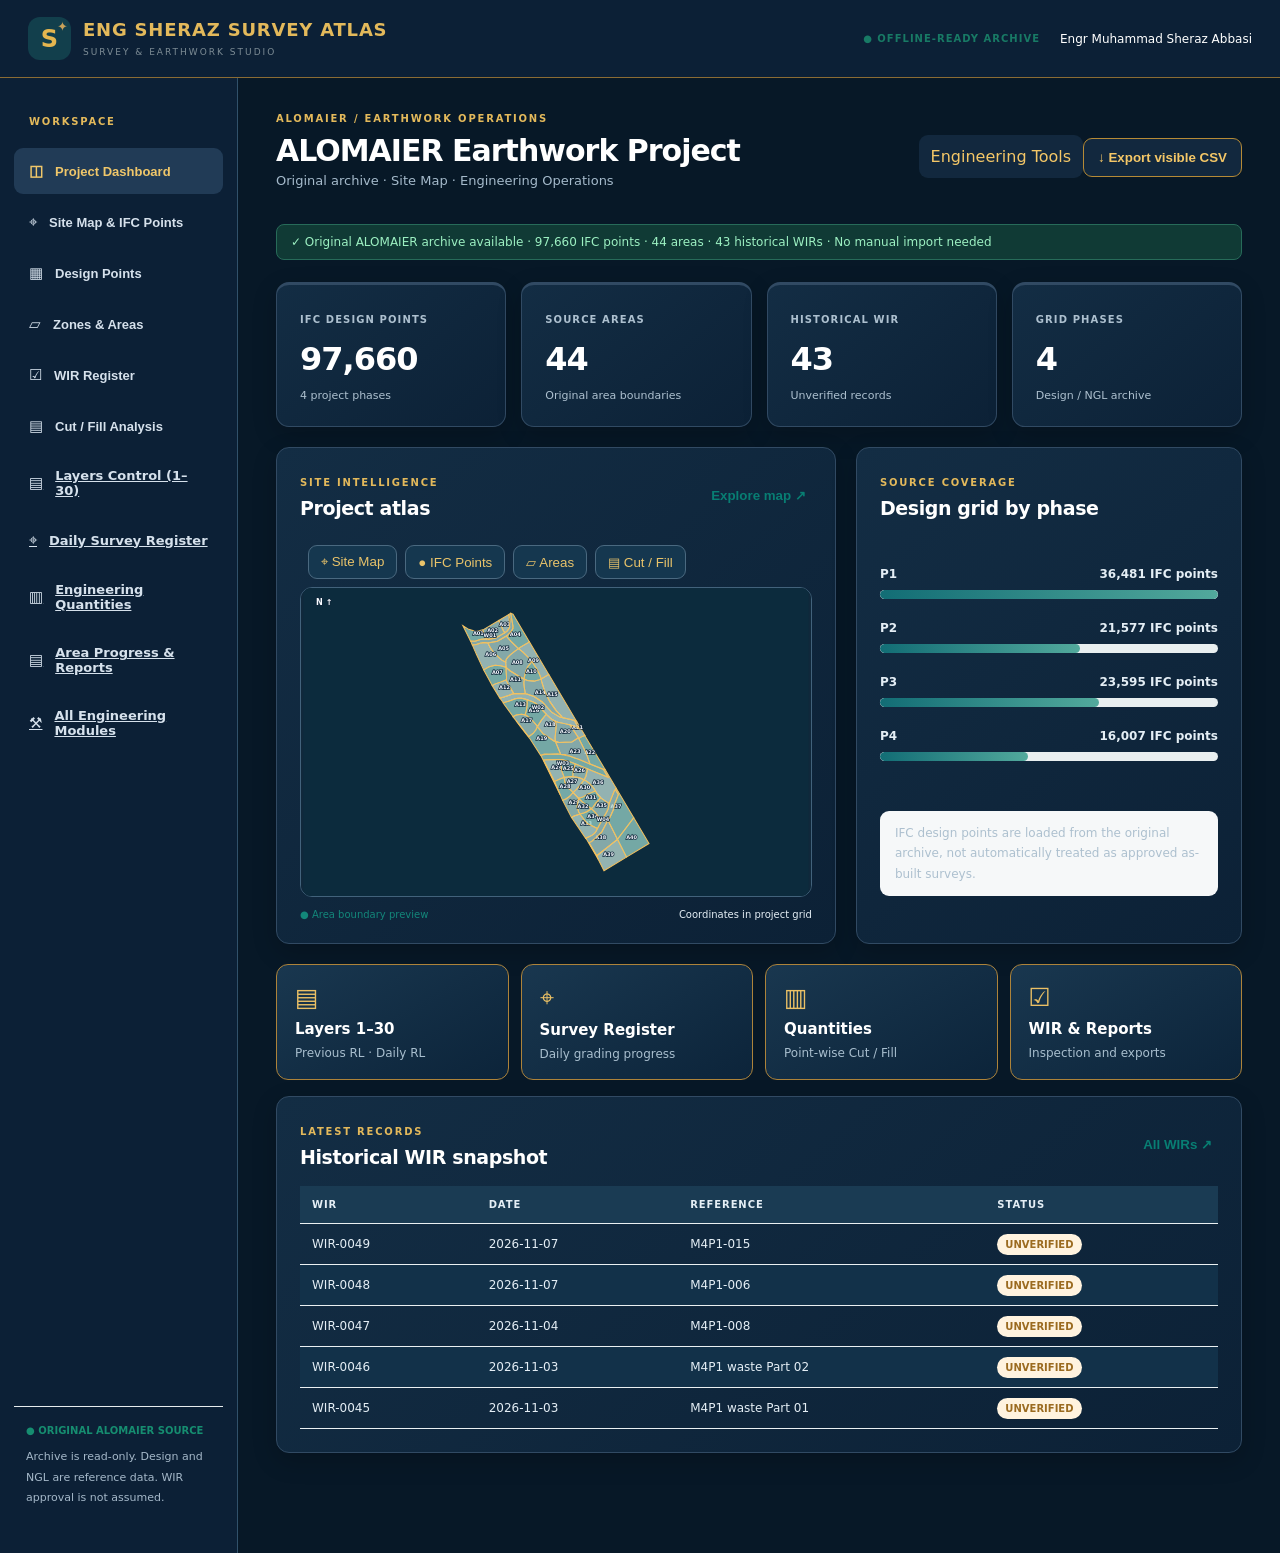
<file: eng-sheraz-survey-atlas/index.html>
<!doctype html><html lang="en"><head><meta charset="utf-8"><meta name="viewport" content="width=device-width,initial-scale=1"><meta name="theme-color" content="#f6f7f9"><title>Eng Sheraz Survey Atlas | Engr Muhammad Sheraz Abbasi</title><link rel="manifest" href="manifest.webmanifest"><link rel="stylesheet" href="atlas-styles.css"><link rel="stylesheet" href="premium.css"></head><body><header><div class="brand"><div class="brandicon">S<span>✦</span></div><div><strong>ENG SHERAZ <em>SURVEY ATLAS</em></strong><small>SURVEY & EARTHWORK STUDIO</small></div></div><div class="header-right"><span class="live">● OFFLINE-READY ARCHIVE</span><span class="engineer">Engr Muhammad Sheraz Abbasi</span></div></header><div class="layout"><aside><div class="sidecap">WORKSPACE</div><button class="nav active" data-tab="overview">◫ <span>Project Dashboard</span></button><button class="nav" data-tab="map">⌖ <span>Site Map & IFC Points</span></button><button class="nav" data-tab="points">▦ <span>Design Points</span></button><button class="nav" data-tab="areas">▱ <span>Zones & Areas</span></button><button class="nav" data-tab="wirs">☑ <span>WIR Register</span></button><button class="nav" data-tab="analysis">▤ <span>Cut / Fill Analysis</span></button><a class="nav" href="operations.html" data-workspace="layers">▤ <span>Layers Control (1–30)</span></a><a class="nav" href="operations.html" data-workspace="survey">⌖ <span>Daily Survey Register</span></a><a class="nav" href="operations.html" data-workspace="quantities">▥ <span>Engineering Quantities</span></a><a class="nav" href="operations.html" data-workspace="reports">▤ <span>Area Progress & Reports</span></a><a class="nav" href="operations.html" data-workspace="dashboard">⚒ <span>All Engineering Modules</span></a><div class="aside-bottom"><div class="source-dot">● ORIGINAL ALOMAIER SOURCE</div><small>Archive is read-only. Design and NGL are reference data. WIR approval is not assumed.</small></div></aside><main><div class="topline"><div><div class="eyebrow">ALOMA​​IER / EARTHWORK OPERATIONS</div><h1 id="pageTitle">ALOMA​​IER Earthwork Project</h1><p id="subtitle">Original archive · Site Map · Engineering Operations</p></div><div class="actions"><a class="outline" href="operations.html" data-workspace="dashboard" style="display:inline-flex;align-items:center;padding:12px;border-radius:10px;text-decoration:none">Engineering Tools</a><button id="exportBtn" class="outline">↓ Export visible CSV</button></div></div><div id="status" class="status">Loading original project archive…</div><section id="overview" class="panel active"><div class="metrics"><div class="metric"><small>IFC DESIGN POINTS</small><strong id="mPoints">—</strong><span>4 project phases</span></div><div class="metric"><small>SOURCE AREAS</small><strong id="mAreas">—</strong><span>Original area boundaries</span></div><div class="metric"><small>HISTORICAL WIR</small><strong id="mWirs">—</strong><span>Unverified records</span></div><div class="metric"><small>GRID PHASES</small><strong id="mPhases">—</strong><span>Design / NGL archive</span></div></div><div class="dashboard-grid"><div class="card atlas-card"><div class="cardtop"><div><span class="eyebrow">SITE INTELLIGENCE</span><h2>Project atlas</h2></div><button data-goto="map" class="linkbtn">Explore map ↗</button></div><div class="maptools"><button data-goto="map">⌖ Site Map</button><button data-goto="points">● IFC Points</button><button data-goto="areas">▱ Areas</button><button data-goto="analysis">▤ Cut / Fill</button></div><div id="miniMap" class="map-canvas"></div><div class="mapfooter"><span>● Area boundary preview</span><span>Coordinates in project grid</span></div></div><div class="card"><div class="cardtop"><div><span class="eyebrow">SOURCE COVERAGE</span><h2>Design grid by phase</h2></div></div><div id="phaseBars" class="phasebars"></div><div class="note">IFC design points are loaded from the original archive, not automatically treated as approved as-built surveys.</div></div></div><div class="module-grid"><a href="operations.html" data-workspace="dashboard">▤<strong>Layers 1–30</strong><small>Previous RL · Daily RL</small></a><a href="operations.html" data-workspace="dashboard">⌖<strong>Survey Register</strong><small>Daily grading progress</small></a><a href="operations.html" data-workspace="dashboard">▥<strong>Quantities</strong><small>Point-wise Cut / Fill</small></a><a href="operations.html" data-workspace="dashboard">☑<strong>WIR & Reports</strong><small>Inspection and exports</small></a></div><div class="card"><div class="cardtop"><div><span class="eyebrow">LATEST RECORDS</span><h2>Historical WIR snapshot</h2></div><button data-goto="wirs" class="linkbtn">All WIRs ↗</button></div><div id="recentWirs"></div></div></section><section id="map" class="panel"><div class="card"><div class="cardtop"><div><span class="eyebrow">SITE ATLAS</span><h2>Original area polygons</h2></div><label>Area <select id="mapArea"></select></label></div><div id="fullMap" class="map-canvas large"></div><div class="note">Map is a project-coordinate SVG preview, not a satellite basemap. Boundaries come from the source archive.</div></div></section><section id="points" class="panel"><div class="card"><div class="cardtop"><div><span class="eyebrow">IFC GRID REGISTER</span><h2>Design point explorer</h2></div><div class="filters"><select id="phaseSelect"><option value="P1">Phase P1</option><option value="P2">Phase P2</option><option value="P3">Phase P3</option><option value="P4">Phase P4</option></select><input id="pointSearch" placeholder="Point index / IFC ID"></div></div><div class="note">Displaying 100 points per page for mobile performance. Point IDs are generated IFC reference indices, not original survey point numbers.</div><div class="tablewrap"><table><thead><tr><th>IFC REF</th><th>EASTING</th><th>NORTHING</th><th>DESIGN RL</th><th>NGL RL</th><th>DIFFERENCE</th></tr></thead><tbody id="pointsRows"></tbody></table></div><div class="pagination"><button id="prevPage" class="outline">← Previous</button><span id="pageCount"></span><button id="nextPage" class="outline">Next →</button></div></div></section><section id="areas" class="panel"><div class="card"><div class="cardtop"><div><span class="eyebrow">BOUNDARY REGISTER</span><h2>Areas & zones</h2></div><input id="areaSearch" placeholder="Search area or zone"></div><div class="tablewrap"><table><thead><tr><th>AREA</th><th>ZONE</th><th>SOURCE AREA m²</th><th>CORNERS</th><th>VIEW</th></tr></thead><tbody id="areasRows"></tbody></table></div></div></section><section id="wirs" class="panel"><div class="card"><div class="cardtop"><div><span class="eyebrow">HISTORICAL RECORDS</span><h2>WIR archive</h2></div><input id="wirSearch" placeholder="Search WIR, reference or description"></div><div class="note">Historical records are marked UNVERIFIED. No consultant approval is inferred from source data.</div><div class="tablewrap"><table><thead><tr><th>WIR</th><th>DATE</th><th>PHASE</th><th>LAYER</th><th>DESCRIPTION</th><th>STATUS</th></tr></thead><tbody id="wirsRows"></tbody></table></div></div></section><section id="analysis" class="panel"><div class="card"><span class="eyebrow">DESIGN - EXISTING GROUND</span><h2>Point-level cut / fill explorer</h2><p>Choose a phase to calculate signed elevation differences from original IFC Design RL and NGL RL.</p><label>Phase <select id="analysisPhase"><option>P1</option><option>P2</option><option>P3</option><option>P4</option></select></label><div class="metrics analysis-metrics"><div class="metric"><small>FILL POINTS</small><strong id="fillCount">—</strong></div><div class="metric"><small>CUT POINTS</small><strong id="cutCount">—</strong></div><div class="metric"><small>LEVEL POINTS</small><strong id="levelCount">—</strong></div><div class="metric"><small>MISSING NGL</small><strong id="missingCount">—</strong></div></div><div class="note">Classification only. Cubic metre quantities require verified area weights, boundary clipping and engineering review; none are fabricated here.</div></div></section><section id="workspace" class="panel"><div class="card"><div class="cardtop"><div><span class="eyebrow">INTEGRATED OPERATIONS</span><h2>Engineering Workspace</h2></div><a href="operations.html" target="_blank" rel="noopener" class="linkbtn">Expand Engineering Workspace</a></div><p class="note">Engineering records are stored on this device. The original IFC archive remains a read-only reference until explicitly imported into an active project.</p><iframe id="engineeringFrame" title="Sheraz Engineering Operations" loading="lazy" style="width:100%;height:calc(100vh - 190px);min-height:700px;border:1px solid #35516a;border-radius:12px;background:#07192a" src="operations.html"></iframe></div></section></main></div><script src="atlas-app.js"></script><script src="atlas-integrated.js"></script><script>if("serviceWorker" in navigator)navigator.serviceWorker.register("./sw.js").catch(console.warn)</script></body></html>
</file>
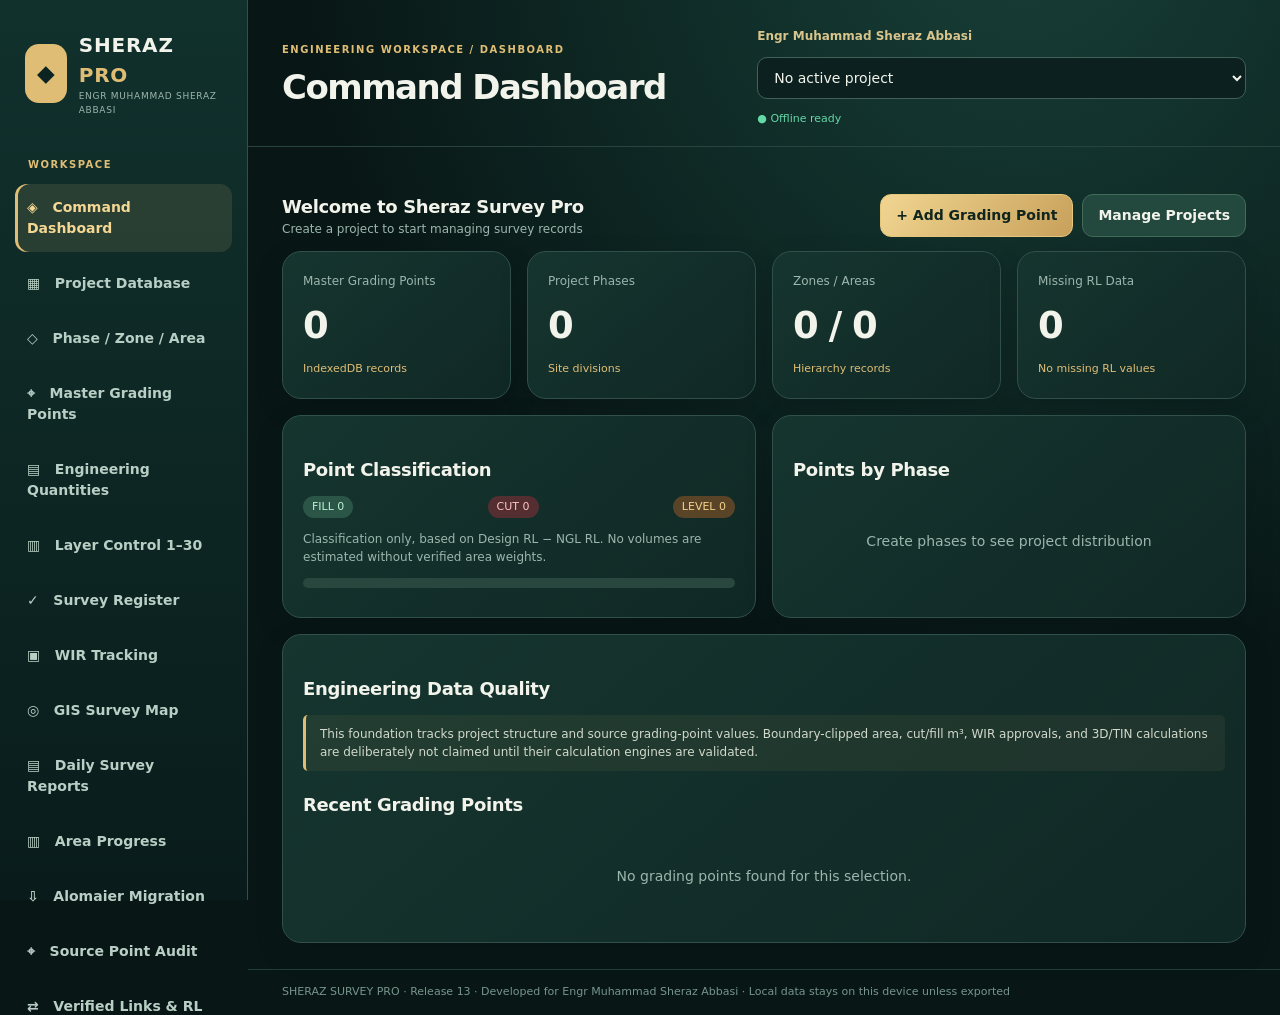
<file: sheraz-survey-pro/index.html>
<!doctype html><html lang="en"><head><meta charset="utf-8"><meta name="viewport" content="width=device-width,initial-scale=1"><meta name="theme-color" content="#0b2423"><link rel="manifest" href="manifest.webmanifest"><link rel="stylesheet" href="styles.css"><title>Engr Muhammad Sheraz Abbasi | Sheraz Survey Pro</title></head><body><aside class="side"><div class="brand"><span class="mark">◆</span><div><b>SHERAZ <em>PRO</em></b><small>ENGR MUHAMMAD SHERAZ ABBASI</small></div></div><div class="sidecap">WORKSPACE</div><nav id="nav"><button data-page="dashboard" class="active">◈ &nbsp; Command Dashboard</button><button data-page="projects">▦ &nbsp; Project Database</button><button data-page="hierarchy">◇ &nbsp; Phase / Zone / Area</button><button data-page="points">⌖ &nbsp; Master Grading Points</button><button data-page="engineering">▤ &nbsp; Engineering Quantities</button><button data-page="layers">▥ &nbsp; Layer Control 1–30</button><button data-page="surveys">✓ &nbsp; Survey Register</button><button data-page="wirs">▣ &nbsp; WIR Tracking</button><button data-page="gis">◎ &nbsp; GIS Survey Map</button><button data-page="daily">▤ &nbsp; Daily Survey Reports</button><button data-page="progress">▥ &nbsp; Area Progress</button><button data-page="migration">⇩ &nbsp; Alomaier Migration</button><button data-page="matching">⌖ &nbsp; Source Point Audit</button><button data-page="reconcile">⇄ &nbsp; Verified Links & RL Audit</button><button data-page="quality">▦ &nbsp; Quantity &amp; Survey QA</button><button data-page="gantt">▥ &nbsp; Layer Gantt & Reports</button><button data-page="executive">▣ &nbsp; Executive Dashboard</button><button data-page="audit10">🛡 &nbsp; Data Integrity & QA</button><button data-page="settings">⚙ &nbsp; Data & Backup</button></nav><div class="sidefoot">ENGINEERING RELEASE <b>13</b><small>Offline-first • Local database</small></div></aside><div class="shell"><header><div><div class="eyebrow">ENGINEERING WORKSPACE / <span id="breadcrumb">DASHBOARD</span></div><h1 id="pageTitle">Command Dashboard</h1></div><div class="headerRight"><span class="engineerSignature">Engr Muhammad Sheraz Abbasi</span><select id="projectSelect" aria-label="Active project"></select><span id="connection">● Offline ready</span><button id="install" hidden>Install App</button></div></header><main id="view"></main><div id="mobileMenu" class="mobileMenu" aria-label="Mobile navigation"></div><footer>SHERAZ SURVEY PRO · Release 13 · Developed for Engr Muhammad Sheraz Abbasi · Local data stays on this device unless exported</footer></div><div id="toast" role="status"></div><script src="engineering.js"></script><script src="operations.js"></script><script src="point-match.js"></script><script src="app.js"></script><script src="mobile-ui.js"></script></body></html>
</file>
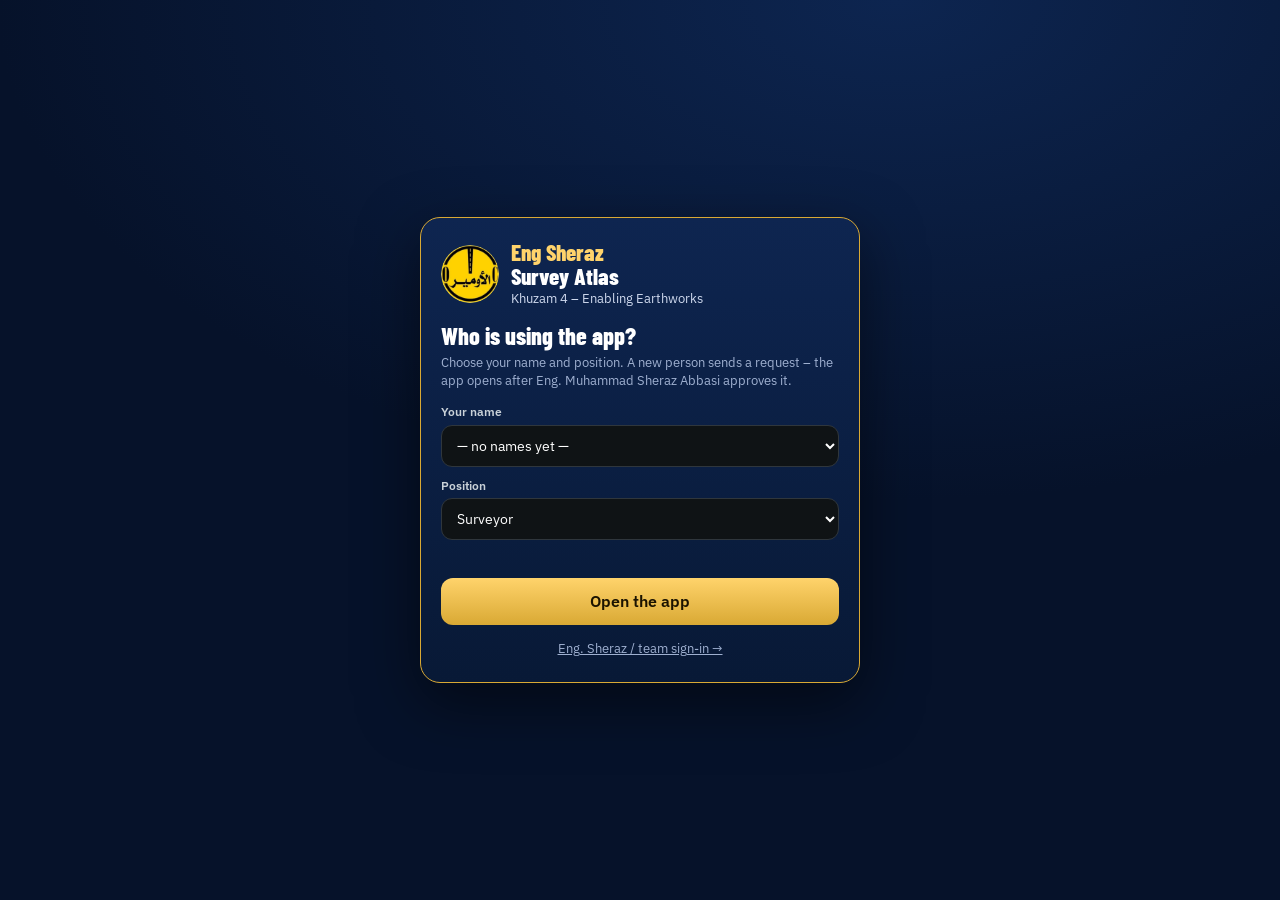
<file: alomaier-atlas.html>
<!doctype html><meta charset="utf-8"><meta http-equiv="refresh" content="0;url=k4-atlas.html"><script>location.replace("k4-atlas.html"+location.search)</script><a href="k4-atlas.html">Survey Atlas</a>
</file>
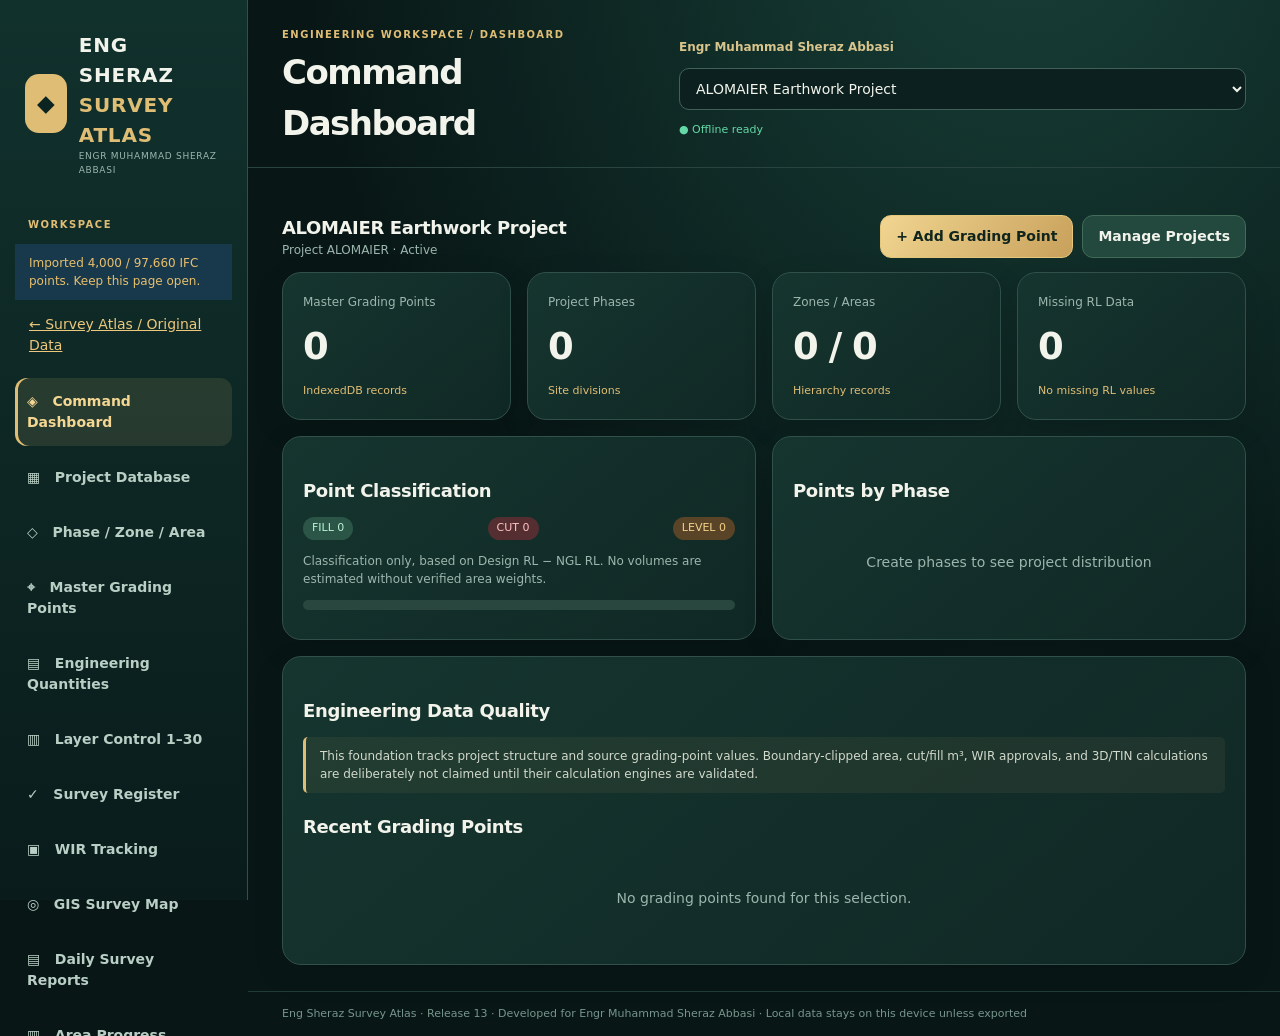
<file: eng-sheraz-survey-atlas/operations.html>
<!doctype html><html lang="en"><head><meta charset="utf-8"><meta name="viewport" content="width=device-width,initial-scale=1"><meta name="theme-color" content="#0b2423"><link rel="manifest" href="manifest.webmanifest"><link rel="stylesheet" href="styles.css"><title>Eng Sheraz Survey Atlas — Engineering | Engr Muhammad Sheraz Abbasi | Eng Sheraz Survey Atlas</title></head><body><aside class="side"><div class="brand"><span class="mark">◆</span><div><b>ENG SHERAZ <em>SURVEY ATLAS</em></b><small>ENGR MUHAMMAD SHERAZ ABBASI</small></div></div><div class="sidecap">WORKSPACE</div><div id="atlasAutoStatus" role="status" style="padding:10px 14px;background:#18384b;color:#e8bf6c;font-size:12px">Checking original archive…</div><nav id="nav"><a href="./index.html" style="display:block;padding:14px;color:#edc77b">← Survey Atlas / Original Data</a><button data-page="dashboard" class="active">◈ &nbsp; Command Dashboard</button><button data-page="projects">▦ &nbsp; Project Database</button><button data-page="hierarchy">◇ &nbsp; Phase / Zone / Area</button><button data-page="points">⌖ &nbsp; Master Grading Points</button><button data-page="engineering">▤ &nbsp; Engineering Quantities</button><button data-page="layers">▥ &nbsp; Layer Control 1–30</button><button data-page="surveys">✓ &nbsp; Survey Register</button><button data-page="wirs">▣ &nbsp; WIR Tracking</button><button data-page="gis">◎ &nbsp; GIS Survey Map</button><button data-page="daily">▤ &nbsp; Daily Survey Reports</button><button data-page="progress">▥ &nbsp; Area Progress</button><button data-page="migration">⇩ &nbsp; Alomaier Migration</button><button data-page="matching">⌖ &nbsp; Source Point Audit</button><button data-page="reconcile">⇄ &nbsp; Verified Links & RL Audit</button><button data-page="quality">▦ &nbsp; Quantity &amp; Survey QA</button><button data-page="gantt">▥ &nbsp; Layer Gantt & Reports</button><button data-page="executive">▣ &nbsp; Executive Dashboard</button><button data-page="audit10">🛡 &nbsp; Data Integrity & QA</button><button data-page="settings">⚙ &nbsp; Data & Backup</button></nav><div class="sidefoot">ENGINEERING RELEASE <b>13</b><small>Offline-first • Local database</small></div></aside><div class="shell"><header><div><div class="eyebrow">ENGINEERING WORKSPACE / <span id="breadcrumb">DASHBOARD</span></div><h1 id="pageTitle">Command Dashboard</h1></div><div class="headerRight"><span class="engineerSignature">Engr Muhammad Sheraz Abbasi</span><select id="projectSelect" aria-label="Active project"></select><span id="connection">● Offline ready</span><button id="install" hidden>Install App</button></div></header><main id="view"></main><div id="mobileMenu" class="mobileMenu" aria-label="Mobile navigation"></div><footer>Eng Sheraz Survey Atlas · Release 13 · Developed for Engr Muhammad Sheraz Abbasi · Local data stays on this device unless exported</footer></div><div id="toast" role="status"></div><script src="engineering.js"></script><script src="operations.js"></script><script src="point-match.js"></script><script src="app.js"></script><script src="mobile-ui.js"></script></body></html>
</file>
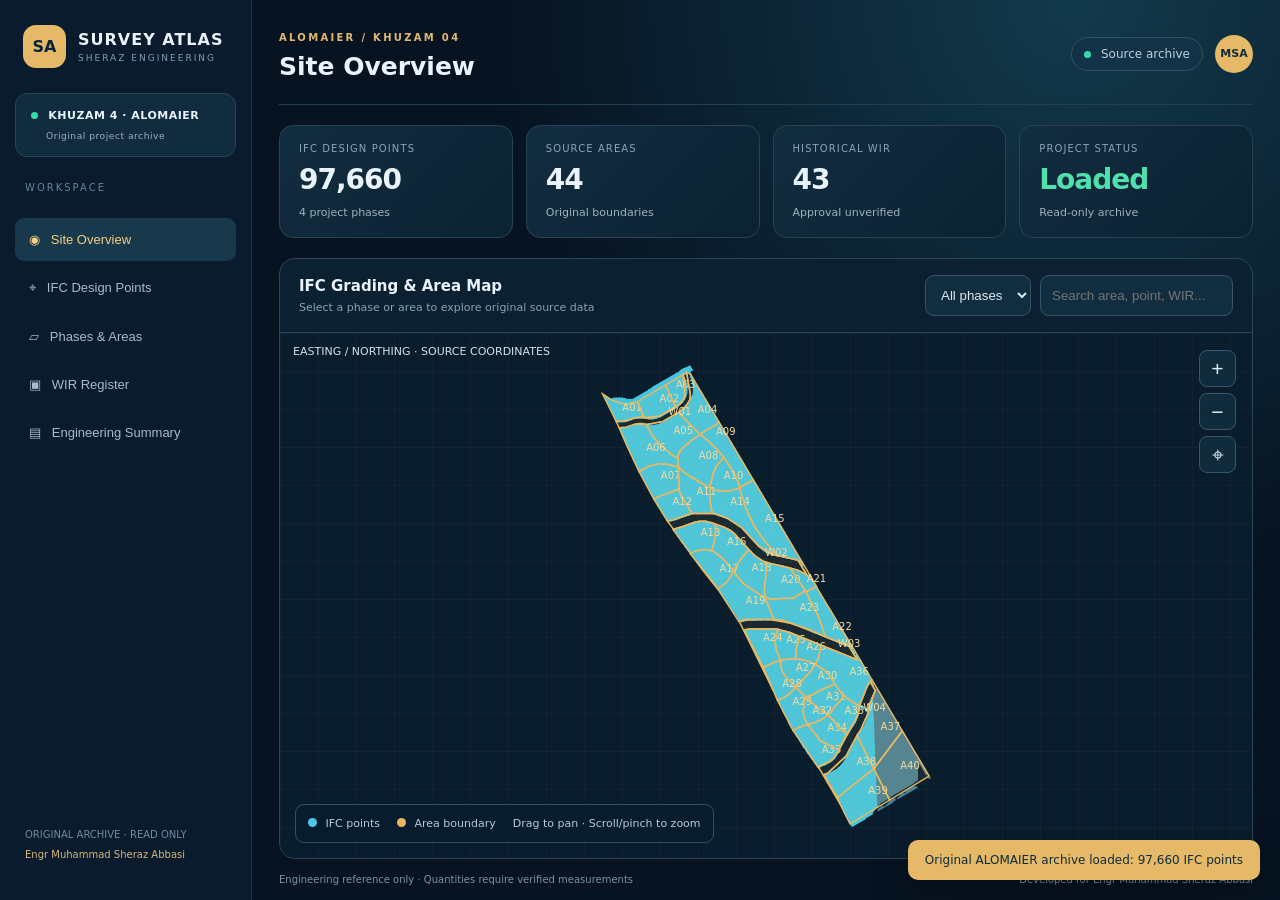
<file: eng-sheraz-survey-atlas/studio.html>
<!doctype html><html lang="en"><head><meta charset="utf-8"><meta name="viewport" content="width=device-width,initial-scale=1,viewport-fit=cover"><meta name="theme-color" content="#071b30"><title>Survey Atlas | Engr Muhammad Sheraz Abbasi</title><link rel="stylesheet" href="studio.css"></head><body><div class="app"><aside class="rail"><div class="logo"><div class="symbol">SA</div><div><strong>SURVEY ATLAS</strong><small>SHERAZ ENGINEERING</small></div></div><div class="projectTag"><span class="live"></span> KHUZAM 4 · ALOMAIER <small>Original project archive</small></div><div class="railTitle">WORKSPACE</div><nav><button class="active" data-tab="map">◉ &nbsp; Site Overview</button><button data-tab="points">⌖ &nbsp; IFC Design Points</button><button data-tab="areas">▱ &nbsp; Phases & Areas</button><button data-tab="wirs">▣ &nbsp; WIR Register</button><button data-tab="analysis">▤ &nbsp; Engineering Summary</button></nav><div class="railBottom">ORIGINAL ARCHIVE · READ ONLY<br><span>Engr Muhammad Sheraz Abbasi</span></div></aside><div class="workspace"><header class="top"><div><span class="kicker">ALOMA​​IER / KHUZAM 04</span><h1 id="title">Site Overview</h1></div><div class="topRight"><span class="pill"><span class="live"></span> Source archive</span><span class="avatar">MSA</span></div></header><div class="metrics" id="metrics"><div class="metric"><small>IFC DESIGN POINTS</small><strong>97,660</strong><span>4 project phases</span></div><div class="metric"><small>SOURCE AREAS</small><strong>44</strong><span>Original boundaries</span></div><div class="metric"><small>HISTORICAL WIR</small><strong>43</strong><span>Approval unverified</span></div><div class="metric"><small>PROJECT STATUS</small><strong class="green">Loaded</strong><span>Read-only archive</span></div></div><section class="mainpanel"><div class="panelTop"><div><strong id="panelTitle">IFC Grading & Area Map</strong><small id="subline">Select a phase or area to explore original source data</small></div><div class="controls"><select id="phase"><option value="ALL">All phases</option><option value="P1">Phase 1</option><option value="P2">Phase 2</option><option value="P3">Phase 3</option><option value="P4">Phase 4</option></select><input id="search" placeholder="Search area, point, WIR..." aria-label="Search records"></div></div><div class="mapwrap" id="mapwrap"><canvas id="map" aria-label="Site map showing source design points and area boundaries"></canvas><div class="mapLegend"><span><i class="dot blue"></i> IFC points</span><span><i class="dot gold"></i> Area boundary</span><span>Drag to pan · Scroll/pinch to zoom</span></div><div class="zoom"><button id="zin" aria-label="Zoom in">+</button><button id="zout" aria-label="Zoom out">−</button><button id="reset" aria-label="Reset map">⌖</button></div></div><div class="data" id="data" hidden></div></section><footer><span>Engineering reference only · Quantities require verified measurements</span><span>Developed for Engr Muhammad Sheraz Abbasi</span></footer></div></div><div class="bottomNav"><button data-tab="map" class="active">◉<small>Map</small></button><button data-tab="points">⌖<small>Points</small></button><button data-tab="areas">▱<small>Areas</small></button><button data-tab="wirs">▣<small>WIR</small></button><button data-tab="analysis">▤<small>Summary</small></button></div><div class="toast" id="toast">Loading original ALOMAIER archive…</div><script src="studio.js"></script></body></html>
</file>
<file: eng-sheraz-survey-atlas/atlas-styles.css>
:root{font-family:Inter,system-ui,-apple-system,Segoe UI,sans-serif;color:#182a35;background:#f5f7f9}*{box-sizing:border-box}body{margin:0}header{height:78px;background:#fff;border-bottom:1px solid #e5ebef;display:flex;align-items:center;justify-content:space-between;padding:0 28px;position:sticky;top:0;z-index:5}.brand{display:flex;gap:12px;align-items:center}.brandicon{background:#123f4c;color:#fff;width:43px;height:43px;border-radius:12px;display:grid;place-items:center;font-weight:900;font-size:24px;position:relative}.brandicon span{color:#c8a25a;font-size:13px;position:absolute;right:3px;top:2px}.brand strong{display:block;letter-spacing:.8px;font-size:18px}.brand em{color:#bd934b;font-style:normal}.brand small{font-size:9px;letter-spacing:2px;color:#7d8c95}.header-right{display:flex;align-items:center;gap:20px;font-size:12px;color:#667781}.live{color:#187a65;font-size:10px;letter-spacing:1px;font-weight:800}.layout{display:flex;min-height:calc(100vh - 78px)}aside{width:238px;flex-shrink:0;background:#fff;border-right:1px solid #e5ebef;padding:28px 14px;display:flex;flex-direction:column;gap:5px}.sidecap,.eyebrow{font-size:10px;font-weight:800;letter-spacing:1.8px;color:#a48247}.sidecap{margin:10px 15px 16px}.nav{background:transparent;border:0;text-align:left;border-radius:10px;padding:14px 15px;color:#61717c;font-size:15px;cursor:pointer;display:flex;gap:12px;align-items:center}.nav span{font-size:13px;font-weight:650}.nav.active{background:#eaf4f2;color:#0c7064}.aside-bottom{margin-top:auto;padding:18px 12px;border-top:1px solid #e7ecee}.aside-bottom small{color:#87949a;font-size:11px;line-height:1.6}.source-dot{color:#168d70;font-size:10px;font-weight:800;margin-bottom:9px}main{flex:1;min-width:0;max-width:1600px;margin:auto;padding:35px 38px 80px}.topline{display:flex;justify-content:space-between;align-items:center;margin-bottom:24px;gap:16px}h1{font-size:30px;letter-spacing:-1px;margin:9px 0 5px}p{color:#788994;margin:0 0 12px;font-size:13px}.actions button,button.outline{border:1px solid #dce5e8;background:#fff;color:#27515b;border-radius:9px;padding:11px 14px;font-weight:700;cursor:pointer}.status{padding:10px 14px;border:1px solid #d9e7e5;background:#eef8f4;border-radius:8px;color:#397466;font-size:12px;margin-bottom:22px}.panel{display:none}.panel.active{display:block}.metrics{display:grid;grid-template-columns:repeat(4,minmax(0,1fr));gap:15px;margin-bottom:20px}.metric{background:#fff;border:1px solid #e5ebef;border-radius:14px;padding:23px;min-height:132px}.metric small{color:#8a9aa3;font-size:10px;font-weight:800;letter-spacing:1.1px}.metric strong{display:block;color:#163f4b;font-size:32px;margin:13px 0 6px;letter-spacing:-1px}.metric span{font-size:11px;color:#a2aeb4}.dashboard-grid{display:grid;grid-template-columns:1.45fr 1fr;gap:20px;margin-bottom:20px}.card{background:#fff;border:1px solid #e5ebef;border-radius:15px;padding:23px;margin-bottom:20px;min-width:0}.dashboard-grid .card{margin:0}.cardtop{display:flex;align-items:center;justify-content:space-between;gap:15px;margin-bottom:18px;flex-wrap:wrap}h2{font-size:19px;letter-spacing:-.4px;margin:7px 0 0}.linkbtn{border:0;background:transparent;color:#087e73;font-weight:750;cursor:pointer}.map-canvas{height:310px;border-radius:12px;background:radial-gradient(circle at 70% 30%,#dceae7,#f0f5f3);overflow:hidden;position:relative}.map-canvas.large{height:min(65vh,650px)}.map-canvas svg{width:100%;height:100%}.mapfooter{display:flex;justify-content:space-between;color:#86979c;font-size:10px;padding-top:12px}.mapfooter span:first-child{color:#13877a}.phasebars{padding:8px 0 12px}.barline{margin:22px 0}.barlabel{display:flex;justify-content:space-between;color:#617680;font-size:12px;font-weight:700;margin-bottom:9px}.track{height:9px;border-radius:10px;background:#e9eff0;overflow:hidden}.track>div{height:100%;background:linear-gradient(90deg,#126d75,#52a99c);border-radius:10px}.note{font-size:12px;color:#8998a0;line-height:1.7;background:#f6f8f9;border-radius:9px;padding:12px 15px;margin:16px 0}.tablewrap{overflow:auto}table{border-collapse:collapse;width:100%;font-size:12px;min-width:620px}th{text-align:left;color:#8a9ba4;font-size:10px;letter-spacing:.9px;background:#f7f9fa}th,td{padding:13px 12px;border-bottom:1px solid #eaf0f2}td{color:#425864}tr:hover td{background:#f8fbfb}.pill{border-radius:20px;background:#fff3df;color:#9b6b20;padding:5px 8px;font-size:10px;font-weight:750}.filters{display:flex;gap:8px}select,input{padding:10px 12px;border:1px solid #dce5e8;border-radius:9px;background:white;color:#344b54;max-width:100%}.pagination{display:flex;justify-content:center;align-items:center;gap:20px;margin-top:18px;font-size:12px;color:#7b8c95}.analysis-metrics{margin-top:22px}.area-map-label{font-size:10px;font-weight:700;fill:#2e5961}.badge{display:inline-block;border-radius:7px;background:#e5f3f0;color:#178474;padding:4px 7px;font-size:10px}@media(max-width:900px){header{padding:0 15px}.header-right .engineer{display:none}.layout{display:block}aside{width:100%;position:sticky;top:78px;z-index:4;padding:7px 9px;flex-direction:row;overflow:auto;border-right:0;border-bottom:1px solid #e5ebef}.sidecap,.aside-bottom{display:none}.nav{white-space:nowrap;padding:10px 12px}.nav span{font-size:11px}main{padding:22px 15px 90px}.metrics{grid-template-columns:repeat(2,minmax(0,1fr))}.dashboard-grid{grid-template-columns:1fr}.topline{align-items:flex-start}h1{font-size:25px}.metric{padding:16px;min-height:110px}.metric strong{font-size:26px}.card{padding:16px}.live{font-size:9px}}@media(max-width:480px){.topline{display:block}.actions{margin-top:15px}.brand strong{font-size:15px}.brand small{font-size:8px}.header-right{gap:4px}.map-canvas{height:260px}}
</file>
<file: eng-sheraz-survey-atlas/premium.css>
:root{--gold:#e5b64f;--navy:#07192b;--panel:#10283f;--line:#2c4c65;--muted:#9fb7c9}
body{background:#071827!important;color:#f2f5f8!important;font-family:Inter,system-ui,Arial,sans-serif!important}
header{background:#071a2e!important;border-bottom:1px solid #8b6c34!important;color:#fff!important}
.brand strong,.engineer{color:#fff!important}.brand em,.brandicon{color:var(--gold)!important}
.layout aside{background:linear-gradient(180deg,#0b2239,#07192b)!important;border-right:1px solid #31516a!important}
.sidecap,.aside-bottom small{color:#a5b8c9!important}.nav{color:#d7e2eb!important;border-radius:9px!important}.nav.active,.nav:hover{background:linear-gradient(120deg,#f3cb69,#dba941)!important;color:#112237!important;font-weight:750!important}
main{background:#071827!important}.topline h1{color:#fff!important}.topline p,.eyebrow{color:#a5bacb!important}.status{background:#103a35!important;color:#9cf0c2!important;border:1px solid #276b59!important}
.card,.metric{background:linear-gradient(140deg,#132d44,#0c2136)!important;border:1px solid #35536c!important;color:#eaf1f6!important;border-radius:13px!important;box-shadow:0 8px 24px #0003!important}
.card h2,.metric strong{color:#fff!important}.metric small,.metric span,.note{color:#adc0cf!important}.metric{border-top:3px solid #c69a40!important}
button,.outline,select,input{border-radius:9px!important}button.outline,.outline{color:#f4c767!important;border-color:#b58a36!important;background:#12283e!important}
.map-canvas{background:#0b2537!important;border:1px solid #42627b!important;border-radius:12px!important;overflow:hidden}.map-canvas svg{background:#10283b!important}
.map-canvas svg rect{fill:#0c2b3d!important}.map-canvas svg polygon{stroke:#f4c05d!important;stroke-width:2!important}.map-canvas svg text{fill:#f8fbff!important;font-weight:700!important;paint-order:stroke;stroke:#11283c;stroke-width:3px}
.mapfooter,.barlabel,.tablewrap,.tablewrap table,.tablewrap th,.tablewrap td{color:#e4eef5!important}.tablewrap th{background:#1a3b53!important}.tablewrap tr:nth-child(even){background:#123149!important}.tablewrap tr{border-color:#35536c!important}
input,select{background:#102d45!important;color:#fff!important;border:1px solid #4c6a80!important}
.module-grid{display:grid;grid-template-columns:repeat(4,minmax(0,1fr));gap:12px;margin:16px 0}.module-grid a{display:flex;flex-direction:column;gap:8px;background:linear-gradient(150deg,#19374f,#0c243a);border:1px solid #ad833a;border-radius:12px;padding:18px;color:#eac065;text-decoration:none;font-size:25px}.module-grid strong{color:#fff;font-size:15px}.module-grid small{font-size:12px;color:#a8bece}
.maptools{display:flex;gap:8px;flex-wrap:wrap;padding:8px}.maptools button{background:#15374f;color:#e9c36a;border:1px solid #4a6980;padding:8px 12px;cursor:pointer}
@media(max-width:1050px){.module-grid{grid-template-columns:repeat(2,minmax(0,1fr))}}
@media(max-width:600px){.module-grid{grid-template-columns:repeat(2,minmax(0,1fr))}.module-grid a{padding:12px}.header-right .engineer{display:none}.metrics{grid-template-columns:repeat(2,minmax(0,1fr))!important}}

/* Eng Sheraz Survey Atlas approved navy/gold design */
:root{--atlas-navy:#0c2036;--atlas-gold:#d6ae55}
body{background:#091b2e!important;color:#e9f0f8!important}
header,.layout>aside{background:#0c2036!important;color:#edf3f9!important}
.brand strong,.brand em,.sidecap,.eyebrow{color:#e3b95b!important}
.layout>aside .nav{color:#d6e1ec!important;border-radius:10px}
.layout>aside .nav.active,.layout>aside .nav:hover{background:#213b56!important;color:#f0c76a!important}
main .card,main .metric,main .panel .card{border-color:#314a63!important}
#engineeringFrame{background:#0c2036!important}
</file>
<file: sheraz-survey-pro/styles.css>
:root{color-scheme:dark;--bg:#081716;--side:#0b2422;--panel:#122b29;--panel2:#173531;--line:#31504a;--text:#f2f4ec;--muted:#9cb6ad;--gold:#dfbd75;--green:#64d8a7;--red:#fa8686}*{box-sizing:border-box}body{margin:0;background:radial-gradient(ellipse at 80% -10%,#184038,transparent 50%),var(--bg);font:14px/1.5 system-ui,-apple-system,'Segoe UI',sans-serif;color:var(--text)}button,input,select,textarea{font:inherit}button{cursor:pointer}button:disabled{opacity:.4;cursor:not-allowed}.side{width:248px;background:linear-gradient(#11312d,#091c1b);border-right:1px solid var(--line);position:fixed;inset:0 auto 0 0;display:flex;flex-direction:column;padding:26px 15px;z-index:3}.brand{display:flex;gap:12px;align-items:center;padding:4px 10px 40px}.brand b{font-size:20px;letter-spacing:.04em}.brand em{font-style:normal;color:var(--gold)}.brand small{display:block;color:var(--muted);font-size:9px;letter-spacing:.18em}.mark{background:var(--gold);color:#0b2422;border-radius:14px;padding:12px;font-size:23px}.sidecap,.eyebrow{font-size:10px;letter-spacing:.15em;color:var(--gold);font-weight:800}.sidecap{padding:0 13px 12px}nav{display:grid;gap:8px}nav button{background:transparent;color:#b9cfc5;border:0;border-radius:12px;padding:13px 12px;text-align:left;font-weight:650}nav button:hover,nav button.active{background:#dfbd7520;color:#f5d794}nav button.active{box-shadow:inset 3px 0 var(--gold)}.sidefoot{margin-top:auto;border-top:1px solid var(--line);padding:20px 12px;color:var(--muted);font-size:11px}.sidefoot b{color:var(--gold)}.sidefoot small{display:block;margin-top:5px}.shell{margin-left:248px;min-height:100vh;display:flex;flex-direction:column}header{padding:27px 34px 18px;display:flex;align-items:center;justify-content:space-between;gap:15px;border-bottom:1px solid #29443f}h1{font-size:clamp(24px,3vw,34px);letter-spacing:-.045em;margin:5px 0 0}.headerRight{display:flex;align-items:center;gap:12px;flex-wrap:wrap}#connection{font-size:11px;color:var(--green)}main{padding:26px 34px;max-width:1600px;width:100%;flex:1}footer{padding:14px 34px;color:#77958b;font-size:11px;border-top:1px solid #203d35}.grid{display:grid;grid-template-columns:repeat(4,minmax(0,1fr));gap:16px}.card{background:linear-gradient(140deg,#16352f,#102825);border:1px solid var(--line);border-radius:19px;padding:20px;box-shadow:0 10px 30px #0002}.card .label{color:var(--muted);font-size:12px}.card .metric{font-size:clamp(25px,3vw,37px);font-weight:800;letter-spacing:-.04em;margin:8px 0}.card .meta{color:var(--gold);font-size:11px}.wide{grid-column:span 2}.full{grid-column:1/-1}.heading{display:flex;align-items:center;justify-content:space-between;gap:12px;margin:20px 0 13px}.heading h2{margin:0;font-size:18px;letter-spacing:-.02em}.actions{display:flex;flex-wrap:wrap;gap:9px}.btn,#install{background:#23483e;border:1px solid #426b59;color:var(--text);padding:10px 15px;border-radius:11px;font-weight:700}.btn.gold{background:linear-gradient(125deg,#f0d590,#c8a15c);color:#10251d;border-color:#e5c77c}.btn.danger{background:#4c2829;border-color:#92504f}.btn:hover{filter:brightness(1.12)}input,select,textarea{background:#0c211f;color:var(--text);border:1px solid #416158;border-radius:10px;padding:11px 12px;min-width:0;width:100%}label{display:grid;gap:5px;font-size:12px;color:var(--muted)}.form{display:grid;grid-template-columns:repeat(3,minmax(0,1fr));gap:13px}.form .full{grid-column:1/-1}.form .actions{grid-column:1/-1}.tablewrap{overflow:auto;border:1px solid var(--line);border-radius:15px}table{border-collapse:collapse;width:100%;min-width:800px}th,td{padding:12px;text-align:left;border-bottom:1px solid #2a4840;white-space:nowrap}th{background:#1a3b34;color:#ddc58c;font-size:11px;letter-spacing:.07em}td{font-size:12px}tr:hover td{background:#ffffff07}.empty{color:var(--muted);padding:35px;text-align:center}.tag{display:inline-block;border-radius:20px;padding:3px 9px;font-size:11px;background:#2b5546;color:#b9f3d6}.tag.warn{background:#5a4427;color:#f3d18b}.tag.bad{background:#552e31;color:#ffc3c3}.split{display:grid;grid-template-columns:1.1fr .9fr;gap:16px}.muted{color:var(--muted)}.small{font-size:12px}.bar{height:10px;background:#29473f;border-radius:12px;overflow:hidden;margin:9px 0}.bar span{display:block;height:100%;background:linear-gradient(90deg,#4ed2a3,#e6c47a)}.row{display:flex;gap:10px;align-items:center;flex-wrap:wrap}.filters{display:flex;gap:9px;align-items:center;flex-wrap:wrap}.filters>*{width:auto;min-width:150px}.note{border-left:3px solid var(--gold);padding:10px 14px;background:#d5b66d10;color:#d2dacc;border-radius:5px;font-size:12px}.dangertext{color:var(--red)}#toast{position:fixed;bottom:24px;right:24px;background:#1b4839;color:white;border:1px solid var(--gold);padding:13px 18px;border-radius:12px;display:none;z-index:10}.link{background:none;border:0;color:var(--gold);padding:3px 7px}.chart{display:flex;align-items:flex-end;gap:9px;height:170px;border-bottom:1px solid var(--line);padding:10px 3px 0}.chart>div{flex:1;background:linear-gradient(#e3c278,#437e67);min-height:2px;border-radius:6px 6px 0 0;position:relative}.chart>div span{position:absolute;bottom:-22px;left:0;right:0;text-align:center;font-size:10px;color:var(--muted)}@media(max-width:1100px){.grid{grid-template-columns:repeat(2,minmax(0,1fr))}.split{grid-template-columns:1fr}.form{grid-template-columns:repeat(2,minmax(0,1fr))}}@media(max-width:760px){.side{inset:auto 0 0 0;width:auto;height:72px;padding:5px;background:#0c2422;display:block;border-right:0;border-top:1px solid var(--line)}.brand,.sidecap,.sidefoot{display:none}nav{display:flex;justify-content:space-around;gap:1px}nav button{font-size:0;text-align:center;flex:1;padding:6px 2px}nav button:first-letter{font-size:23px}nav button.active{box-shadow:inset 0 3px var(--gold)}.shell{margin-left:0;padding-bottom:72px}header{padding:19px 15px;display:block}.headerRight{margin-top:14px}main{padding:16px 12px}.grid{gap:10px}.card{padding:14px;border-radius:14px}.form{grid-template-columns:1fr}.wide{grid-column:1/-1}.filters>*{min-width:120px;flex:1}footer{padding:10px 14px}}@media(max-width:390px){.grid{grid-template-columns:1fr 1fr}.card .metric{font-size:25px}} 

.gisCanvas{background:#091c1d;border:1px solid #35564c;border-radius:16px;min-height:400px;overflow:hidden}.gisCanvas svg{display:block;width:100%;height:auto;max-height:72vh}.gisCanvas circle{cursor:pointer}.gisCanvas circle:hover{stroke:#fff;stroke-width:2}@media print{.side,header,.actions,footer,#toast{display:none!important}.shell{margin:0!important}main{padding:0!important}.card{break-inside:avoid}}

.progressTrack{height:10px;background:#243d38;border-radius:8px;overflow:hidden;min-width:90px}.progressTrack span{display:block;height:100%;background:linear-gradient(90deg,#3cba90,#e0c177)}.areaChart{display:grid;gap:10px}.areaBar{display:grid;grid-template-columns:minmax(70px,150px) 1fr 48px;gap:12px;align-items:center}.areaBar b{font-size:12px;text-align:right}

.reportPaper h2{margin:14px 0 8px}.reportPaper .grid{margin:16px 0}.ganttTable .progressTrack{min-width:110px}@media print{@page{size:A4 landscape;margin:12mm}body{background:#fff!important;color:#111!important}.side,header,.actions,footer,#toast,.note:not(.reportPaper .note),#reportPrepared,#reportReviewed{display:none!important}.shell,main{margin:0!important;padding:0!important;width:100%!important;max-width:none!important}.grid{display:block!important}.card{background:#fff!important;color:#111!important;border:1px solid #ccc!important;box-shadow:none!important;break-inside:avoid;margin-bottom:8px}.card .metric,.card .label,.card .meta,.muted{color:#111!important}table{width:100%;border-collapse:collapse}th,td{color:#111!important;border:1px solid #aaa!important}.progressTrack{border:1px solid #aaa!important}.progressTrack span{background:#555!important;print-color-adjust:exact}.reportPaper{display:block!important}}

/* Release 11 mobile accessibility and layout refinements */
.engineerSignature{font-size:12px;color:#d9c58c;font-weight:700;white-space:nowrap}.brand small{font-size:9px;letter-spacing:.08em}.mobileMenu{display:none}button,input,select,textarea{touch-action:manipulation}button:focus-visible,input:focus-visible,select:focus-visible,textarea:focus-visible{outline:3px solid #e5c67f;outline-offset:2px}@media(max-width:900px){.engineerSignature{display:none}.mobileMenu{display:flex;position:fixed;bottom:0;left:0;right:0;z-index:100;background:#102a27;border-top:1px solid #365a4c;padding:6px 6px max(6px,env(safe-area-inset-bottom));gap:4px;justify-content:space-around;box-shadow:0 -8px 25px #0006}.mobileMenu button{flex:1;min-width:0;border:0;border-radius:9px;background:transparent;color:#d6e2d9;font-size:11px;padding:8px 2px;min-height:48px;display:flex;align-items:center;justify-content:center;flex-direction:column;gap:3px}.mobileMenu button.active{background:#255044;color:#f4d994}.mobileMenu button span{font-size:20px}.shell{padding-bottom:95px!important}.side{display:none!important}header{gap:8px}header .headerRight{max-width:100%}#projectSelect{max-width:170px}main{min-width:0}.tablewrap{overflow-x:auto;-webkit-overflow-scrolling:touch}}@media(max-width:480px){.grid{grid-template-columns:1fr!important}.card{min-width:0}header{flex-wrap:wrap}header h1{font-size:21px}#view{min-width:0}.form{grid-template-columns:1fr!important}}@media print{.mobileMenu{display:none!important}.engineerSignature{display:none!important}}
</file>
<file: eng-sheraz-survey-atlas/styles.css>
:root{color-scheme:dark;--bg:#081716;--side:#0b2422;--panel:#122b29;--panel2:#173531;--line:#31504a;--text:#f2f4ec;--muted:#9cb6ad;--gold:#dfbd75;--green:#64d8a7;--red:#fa8686}*{box-sizing:border-box}body{margin:0;background:radial-gradient(ellipse at 80% -10%,#184038,transparent 50%),var(--bg);font:14px/1.5 system-ui,-apple-system,'Segoe UI',sans-serif;color:var(--text)}button,input,select,textarea{font:inherit}button{cursor:pointer}button:disabled{opacity:.4;cursor:not-allowed}.side{width:248px;background:linear-gradient(#11312d,#091c1b);border-right:1px solid var(--line);position:fixed;inset:0 auto 0 0;display:flex;flex-direction:column;padding:26px 15px;z-index:3}.brand{display:flex;gap:12px;align-items:center;padding:4px 10px 40px}.brand b{font-size:20px;letter-spacing:.04em}.brand em{font-style:normal;color:var(--gold)}.brand small{display:block;color:var(--muted);font-size:9px;letter-spacing:.18em}.mark{background:var(--gold);color:#0b2422;border-radius:14px;padding:12px;font-size:23px}.sidecap,.eyebrow{font-size:10px;letter-spacing:.15em;color:var(--gold);font-weight:800}.sidecap{padding:0 13px 12px}nav{display:grid;gap:8px}nav button{background:transparent;color:#b9cfc5;border:0;border-radius:12px;padding:13px 12px;text-align:left;font-weight:650}nav button:hover,nav button.active{background:#dfbd7520;color:#f5d794}nav button.active{box-shadow:inset 3px 0 var(--gold)}.sidefoot{margin-top:auto;border-top:1px solid var(--line);padding:20px 12px;color:var(--muted);font-size:11px}.sidefoot b{color:var(--gold)}.sidefoot small{display:block;margin-top:5px}.shell{margin-left:248px;min-height:100vh;display:flex;flex-direction:column}header{padding:27px 34px 18px;display:flex;align-items:center;justify-content:space-between;gap:15px;border-bottom:1px solid #29443f}h1{font-size:clamp(24px,3vw,34px);letter-spacing:-.045em;margin:5px 0 0}.headerRight{display:flex;align-items:center;gap:12px;flex-wrap:wrap}#connection{font-size:11px;color:var(--green)}main{padding:26px 34px;max-width:1600px;width:100%;flex:1}footer{padding:14px 34px;color:#77958b;font-size:11px;border-top:1px solid #203d35}.grid{display:grid;grid-template-columns:repeat(4,minmax(0,1fr));gap:16px}.card{background:linear-gradient(140deg,#16352f,#102825);border:1px solid var(--line);border-radius:19px;padding:20px;box-shadow:0 10px 30px #0002}.card .label{color:var(--muted);font-size:12px}.card .metric{font-size:clamp(25px,3vw,37px);font-weight:800;letter-spacing:-.04em;margin:8px 0}.card .meta{color:var(--gold);font-size:11px}.wide{grid-column:span 2}.full{grid-column:1/-1}.heading{display:flex;align-items:center;justify-content:space-between;gap:12px;margin:20px 0 13px}.heading h2{margin:0;font-size:18px;letter-spacing:-.02em}.actions{display:flex;flex-wrap:wrap;gap:9px}.btn,#install{background:#23483e;border:1px solid #426b59;color:var(--text);padding:10px 15px;border-radius:11px;font-weight:700}.btn.gold{background:linear-gradient(125deg,#f0d590,#c8a15c);color:#10251d;border-color:#e5c77c}.btn.danger{background:#4c2829;border-color:#92504f}.btn:hover{filter:brightness(1.12)}input,select,textarea{background:#0c211f;color:var(--text);border:1px solid #416158;border-radius:10px;padding:11px 12px;min-width:0;width:100%}label{display:grid;gap:5px;font-size:12px;color:var(--muted)}.form{display:grid;grid-template-columns:repeat(3,minmax(0,1fr));gap:13px}.form .full{grid-column:1/-1}.form .actions{grid-column:1/-1}.tablewrap{overflow:auto;border:1px solid var(--line);border-radius:15px}table{border-collapse:collapse;width:100%;min-width:800px}th,td{padding:12px;text-align:left;border-bottom:1px solid #2a4840;white-space:nowrap}th{background:#1a3b34;color:#ddc58c;font-size:11px;letter-spacing:.07em}td{font-size:12px}tr:hover td{background:#ffffff07}.empty{color:var(--muted);padding:35px;text-align:center}.tag{display:inline-block;border-radius:20px;padding:3px 9px;font-size:11px;background:#2b5546;color:#b9f3d6}.tag.warn{background:#5a4427;color:#f3d18b}.tag.bad{background:#552e31;color:#ffc3c3}.split{display:grid;grid-template-columns:1.1fr .9fr;gap:16px}.muted{color:var(--muted)}.small{font-size:12px}.bar{height:10px;background:#29473f;border-radius:12px;overflow:hidden;margin:9px 0}.bar span{display:block;height:100%;background:linear-gradient(90deg,#4ed2a3,#e6c47a)}.row{display:flex;gap:10px;align-items:center;flex-wrap:wrap}.filters{display:flex;gap:9px;align-items:center;flex-wrap:wrap}.filters>*{width:auto;min-width:150px}.note{border-left:3px solid var(--gold);padding:10px 14px;background:#d5b66d10;color:#d2dacc;border-radius:5px;font-size:12px}.dangertext{color:var(--red)}#toast{position:fixed;bottom:24px;right:24px;background:#1b4839;color:white;border:1px solid var(--gold);padding:13px 18px;border-radius:12px;display:none;z-index:10}.link{background:none;border:0;color:var(--gold);padding:3px 7px}.chart{display:flex;align-items:flex-end;gap:9px;height:170px;border-bottom:1px solid var(--line);padding:10px 3px 0}.chart>div{flex:1;background:linear-gradient(#e3c278,#437e67);min-height:2px;border-radius:6px 6px 0 0;position:relative}.chart>div span{position:absolute;bottom:-22px;left:0;right:0;text-align:center;font-size:10px;color:var(--muted)}@media(max-width:1100px){.grid{grid-template-columns:repeat(2,minmax(0,1fr))}.split{grid-template-columns:1fr}.form{grid-template-columns:repeat(2,minmax(0,1fr))}}@media(max-width:760px){.side{inset:auto 0 0 0;width:auto;height:72px;padding:5px;background:#0c2422;display:block;border-right:0;border-top:1px solid var(--line)}.brand,.sidecap,.sidefoot{display:none}nav{display:flex;justify-content:space-around;gap:1px}nav button{font-size:0;text-align:center;flex:1;padding:6px 2px}nav button:first-letter{font-size:23px}nav button.active{box-shadow:inset 0 3px var(--gold)}.shell{margin-left:0;padding-bottom:72px}header{padding:19px 15px;display:block}.headerRight{margin-top:14px}main{padding:16px 12px}.grid{gap:10px}.card{padding:14px;border-radius:14px}.form{grid-template-columns:1fr}.wide{grid-column:1/-1}.filters>*{min-width:120px;flex:1}footer{padding:10px 14px}}@media(max-width:390px){.grid{grid-template-columns:1fr 1fr}.card .metric{font-size:25px}} 

.gisCanvas{background:#091c1d;border:1px solid #35564c;border-radius:16px;min-height:400px;overflow:hidden}.gisCanvas svg{display:block;width:100%;height:auto;max-height:72vh}.gisCanvas circle{cursor:pointer}.gisCanvas circle:hover{stroke:#fff;stroke-width:2}@media print{.side,header,.actions,footer,#toast{display:none!important}.shell{margin:0!important}main{padding:0!important}.card{break-inside:avoid}}

.progressTrack{height:10px;background:#243d38;border-radius:8px;overflow:hidden;min-width:90px}.progressTrack span{display:block;height:100%;background:linear-gradient(90deg,#3cba90,#e0c177)}.areaChart{display:grid;gap:10px}.areaBar{display:grid;grid-template-columns:minmax(70px,150px) 1fr 48px;gap:12px;align-items:center}.areaBar b{font-size:12px;text-align:right}

.reportPaper h2{margin:14px 0 8px}.reportPaper .grid{margin:16px 0}.ganttTable .progressTrack{min-width:110px}@media print{@page{size:A4 landscape;margin:12mm}body{background:#fff!important;color:#111!important}.side,header,.actions,footer,#toast,.note:not(.reportPaper .note),#reportPrepared,#reportReviewed{display:none!important}.shell,main{margin:0!important;padding:0!important;width:100%!important;max-width:none!important}.grid{display:block!important}.card{background:#fff!important;color:#111!important;border:1px solid #ccc!important;box-shadow:none!important;break-inside:avoid;margin-bottom:8px}.card .metric,.card .label,.card .meta,.muted{color:#111!important}table{width:100%;border-collapse:collapse}th,td{color:#111!important;border:1px solid #aaa!important}.progressTrack{border:1px solid #aaa!important}.progressTrack span{background:#555!important;print-color-adjust:exact}.reportPaper{display:block!important}}

/* Release 11 mobile accessibility and layout refinements */
.engineerSignature{font-size:12px;color:#d9c58c;font-weight:700;white-space:nowrap}.brand small{font-size:9px;letter-spacing:.08em}.mobileMenu{display:none}button,input,select,textarea{touch-action:manipulation}button:focus-visible,input:focus-visible,select:focus-visible,textarea:focus-visible{outline:3px solid #e5c67f;outline-offset:2px}@media(max-width:900px){.engineerSignature{display:none}.mobileMenu{display:flex;position:fixed;bottom:0;left:0;right:0;z-index:100;background:#102a27;border-top:1px solid #365a4c;padding:6px 6px max(6px,env(safe-area-inset-bottom));gap:4px;justify-content:space-around;box-shadow:0 -8px 25px #0006}.mobileMenu button{flex:1;min-width:0;border:0;border-radius:9px;background:transparent;color:#d6e2d9;font-size:11px;padding:8px 2px;min-height:48px;display:flex;align-items:center;justify-content:center;flex-direction:column;gap:3px}.mobileMenu button.active{background:#255044;color:#f4d994}.mobileMenu button span{font-size:20px}.shell{padding-bottom:95px!important}.side{display:none!important}header{gap:8px}header .headerRight{max-width:100%}#projectSelect{max-width:170px}main{min-width:0}.tablewrap{overflow-x:auto;-webkit-overflow-scrolling:touch}}@media(max-width:480px){.grid{grid-template-columns:1fr!important}.card{min-width:0}header{flex-wrap:wrap}header h1{font-size:21px}#view{min-width:0}.form{grid-template-columns:1fr!important}}@media print{.mobileMenu{display:none!important}.engineerSignature{display:none!important}}
</file>
<file: eng-sheraz-survey-atlas/studio.css>
:root{font-family:Inter,system-ui,-apple-system,Segoe UI,Arial,sans-serif;color:#eaf3fb;background:#071321}*{box-sizing:border-box}body{margin:0}.app{display:flex;min-height:100vh}.rail{width:252px;background:#091b2d;border-right:1px solid #1b3549;padding:25px 15px;display:flex;flex-direction:column;gap:25px;flex-shrink:0}.logo{display:flex;gap:12px;align-items:center;padding:0 8px}.logo strong{font-size:16px;letter-spacing:1px}.logo small{display:block;font-size:9px;letter-spacing:2px;color:#7e9fb7;margin-top:4px}.symbol{width:43px;height:43px;display:grid;place-items:center;background:#e5b967;color:#092338;font-weight:900;border-radius:13px}.projectTag{background:#102c3e;padding:15px;border:1px solid #264659;border-radius:12px;font-size:11px;letter-spacing:.5px;font-weight:700}.projectTag small{display:block;color:#9db1c3;font-weight:400;margin:8px 0 0 15px}.live{display:inline-block;width:7px;height:7px;border-radius:50%;background:#36dca3;margin-right:6px}.railTitle{font-size:10px;color:#65849c;letter-spacing:2px;padding:0 10px}.rail nav{display:grid;gap:5px}.rail nav button{background:transparent;border:0;color:#a6bbcc;text-align:left;padding:14px;border-radius:9px;font-size:13px;cursor:pointer}.rail nav button.active,.rail nav button:hover{background:#17394b;color:#f6ce84}.railBottom{margin-top:auto;color:#718ba1;font-size:10px;line-height:2;padding:10px}.railBottom span{color:#d7b875}.workspace{flex:1;min-width:0;display:flex;flex-direction:column;padding:0 27px;background:radial-gradient(circle at 80% 0%,#123a4c 0,#071321 48%)}.top{display:flex;justify-content:space-between;align-items:center;padding:26px 0 23px;border-bottom:1px solid #234052}.kicker{font-size:10px;letter-spacing:2.3px;color:#e1b971;font-weight:800}.top h1{font-size:25px;margin:7px 0 0}.topRight{display:flex;gap:12px;align-items:center}.pill{border:1px solid #315364;background:#123247;padding:9px 12px;border-radius:30px;color:#bed0dd;font-size:12px}.avatar{display:grid;place-items:center;background:#e5b967;color:#13293a;font-weight:800;border-radius:50%;width:38px;height:38px;font-size:11px}.metrics{display:grid;grid-template-columns:repeat(4,minmax(0,1fr));gap:13px;margin:20px 0}.metric{border:1px solid #284354;background:linear-gradient(135deg,#122d40,#0b2232);border-radius:14px;padding:17px 19px}.metric small{display:block;color:#8aa5b7;font-size:10px;letter-spacing:1.1px}.metric strong{display:block;font-size:28px;margin:9px 0 5px;letter-spacing:-1px}.metric span{font-size:11px;color:#9eb1c1}.metric .green{color:#4fe0ad}.mainpanel{border:1px solid #2b4658;border-radius:16px;overflow:hidden;background:#0b2030;flex:1;min-height:480px;display:flex;flex-direction:column}.panelTop{padding:16px 19px;display:flex;justify-content:space-between;align-items:center;gap:15px;border-bottom:1px solid #294355}.panelTop strong{display:block;font-size:15px}.panelTop small{display:block;color:#88a4b6;margin-top:6px;font-size:11px}.controls{display:flex;gap:9px}.controls select,.controls input{background:#102e40;color:#dce9f1;border:1px solid #35566a;border-radius:9px;padding:11px;max-width:220px}.mapwrap{position:relative;flex:1;min-height:440px;overflow:hidden;background:#0a1d2d;background-image:linear-gradient(#ffffff07 1px,transparent 1px),linear-gradient(90deg,#ffffff07 1px,transparent 1px);background-size:38px 38px}canvas{display:block;width:100%;height:100%;touch-action:none;cursor:grab}.mapLegend{position:absolute;left:15px;bottom:15px;display:flex;gap:17px;background:#071d2ddd;border:1px solid #345063;border-radius:9px;padding:12px;color:#b7cad7;font-size:11px;flex-wrap:wrap}.dot{display:inline-block;width:9px;height:9px;border-radius:50%;margin-right:5px}.blue{background:#4dc5ee}.gold{background:#e7b55b}.zoom{position:absolute;right:16px;top:17px;display:grid;gap:6px}.zoom button{border:1px solid #36576c;border-radius:8px;background:#102b3c;color:#dceaf3;font-size:21px;width:37px;height:37px;cursor:pointer}.data{padding:15px;overflow:auto;max-height:65vh}.data table{width:100%;border-collapse:collapse;font-size:12px;white-space:nowrap}.data th{text-align:left;color:#dfbf7f;background:#173447}.data td,.data th{padding:12px;border-bottom:1px solid #274253}.data tr:hover{background:#1c3b4b}.data .hint{color:#9bb5c8;padding:12px}.data button{border:1px solid #3a6075;background:#17394d;color:#eaf3fb;padding:8px 10px;border-radius:8px;cursor:pointer}.data .pager{display:flex;justify-content:space-between;align-items:center;gap:10px;padding:15px}footer{display:flex;justify-content:space-between;gap:10px;padding:15px 0;font-size:10px;color:#7993a6}.bottomNav{display:none}.toast{position:fixed;right:20px;bottom:20px;background:#e5b967;color:#102b39;padding:13px 17px;border-radius:10px;font-size:12px;z-index:10;box-shadow:0 10px 40px #0005}@media(max-width:950px){.rail{width:205px}.metrics{grid-template-columns:repeat(2,1fr)}.workspace{padding:0 15px}.panelTop{align-items:stretch;flex-direction:column}.controls input{flex:1;max-width:none}}@media(max-width:690px){.rail{display:none}.workspace{padding:0 11px;padding-bottom:70px}.top{padding:17px 2px}.top h1{font-size:21px}.pill{display:none}.metrics{gap:8px;margin:12px 0}.metric{padding:13px}.metric strong{font-size:22px}.metric small{font-size:9px}.mainpanel{min-height:60vh}.mapwrap{min-height:55vh}.panelTop{padding:13px}.controls{flex-wrap:wrap}.controls select{flex:0 0 38%;min-width:0}.controls input{min-width:0}.mapLegend{bottom:8px;left:8px;right:8px;gap:10px;font-size:10px}.bottomNav{position:fixed;bottom:0;left:0;right:0;display:flex;justify-content:space-around;background:#092235;border-top:1px solid #2d4b60;padding:8px 2px max(8px,env(safe-area-inset-bottom));z-index:5}.bottomNav button{background:none;border:0;color:#a7bfce;font-size:22px;display:grid;gap:2px;place-items:center;min-width:50px}.bottomNav button small{font-size:10px}.bottomNav button.active{color:#f0c579}footer{flex-direction:column}.toast{bottom:90px;left:20px;right:20px}}
</file>
